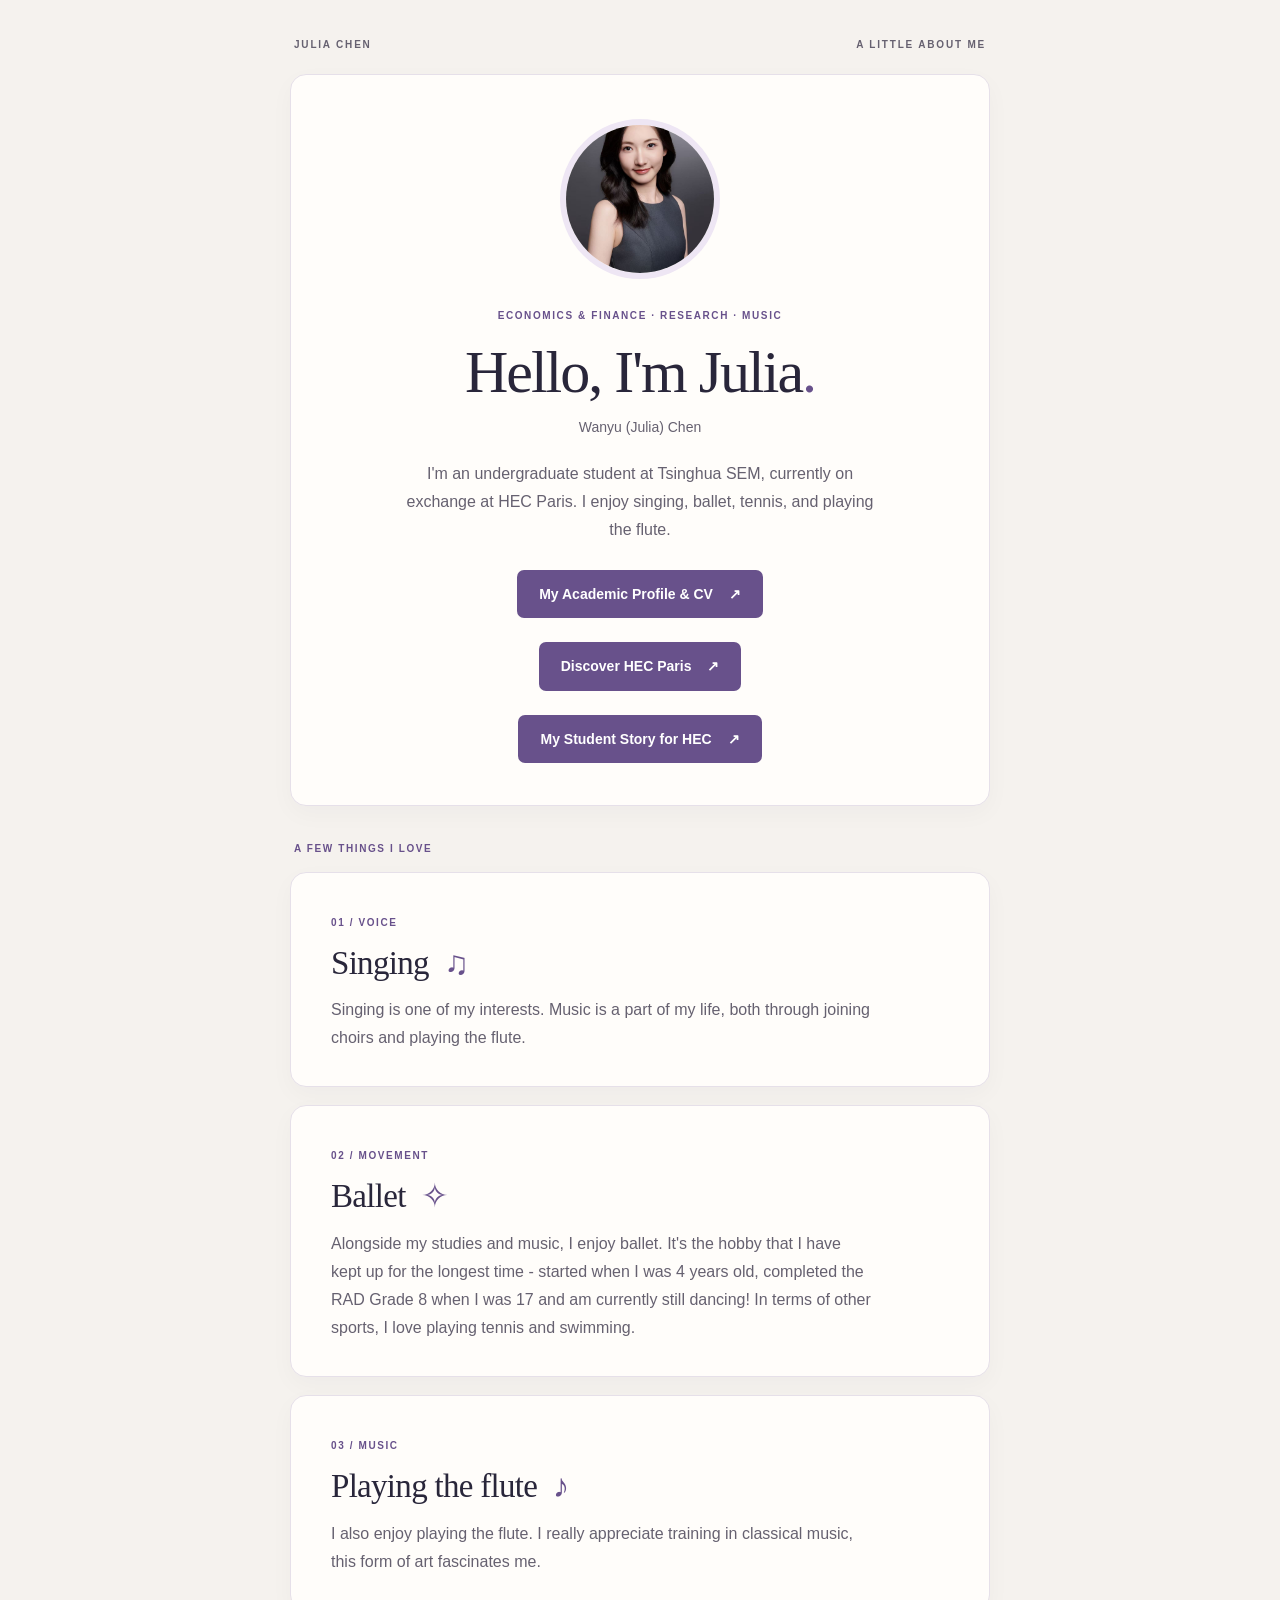
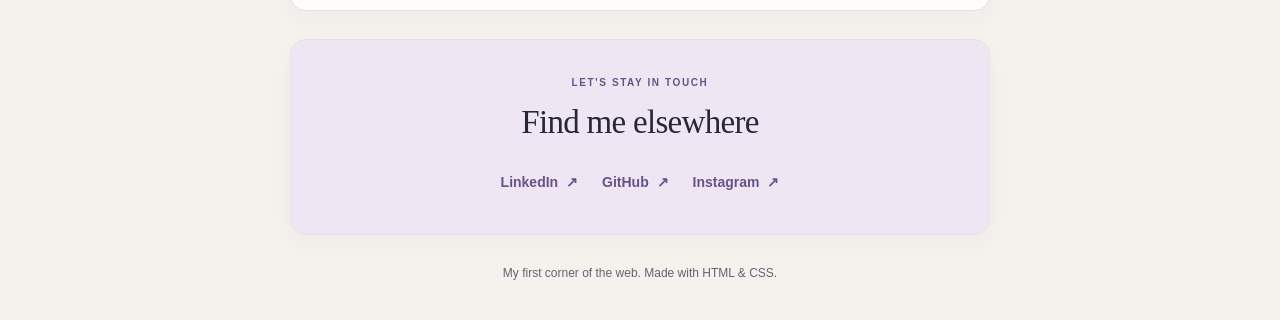
<file: index.html>
<!DOCTYPE html>
<html lang="en">
  <head>
    <meta charset="UTF-8">
    <meta name="viewport" content="width=device-width, initial-scale=1">
    <meta name="description" content="Meet Wanyu (Julia) Chen, a Tsinghua SEM undergraduate on exchange at HEC Paris, with a love of singing, ballet, tennis, and flute.">
    <title>Wanyu (Julia) Chen's profile</title>
    <link rel="stylesheet" href="style.css">
  </head>

  <body>
    <a class="skip-link" href="#introduction">Skip to my profile</a>

    <main class="container">
      <div class="page-label">
        <span>JULIA CHEN</span>
        <span>A LITTLE ABOUT ME</span>
      </div>


      <div class="card-white introduction" id="introduction">
        <header>
          <img
            class="img-circle"
            src="images/IMG_1484.JPG"
            alt="Wanyu (Julia) Chen"
            width="160"
            height="160"
          >
          <p class="eyebrow">ECONOMICS &amp; FINANCE · RESEARCH · MUSIC</p>
          <h1>Hello, I'm Julia<span class="accent">.</span></h1>
          <p class="full-name">Wanyu (Julia) Chen</p>
          <p class="bio">
            I'm an undergraduate student at Tsinghua SEM, currently on exchange at HEC Paris.
            I enjoy singing, ballet, tennis, and playing the flute.
          </p>
          <div class="profile-links">
            <a class="btn-purple" href="academic-profile/index.html">
              My Academic Profile &amp; CV <span aria-hidden="true">↗</span>
            </a>
            <a class="btn-purple" href="https://www.hec.edu/en" target="_blank" rel="noopener noreferrer">
              Discover HEC Paris <span aria-hidden="true">↗</span>
            </a>
            <a class="btn-purple" href="https://www.hec.edu/en/hec-academy/stories/wanyu-chen" target="_blank" rel="noopener noreferrer">
              My Student Story for HEC <span aria-hidden="true">↗</span>
            </a>
          </div>
        </header>
      </div>

      <p class="section-label">A FEW THINGS I LOVE</p>

      
      <div class="card-white interest-card">
        <section aria-labelledby="singing-title">
          <span class="interest-number" aria-hidden="true">01 / VOICE</span>
          <h2 id="singing-title">Singing <span aria-hidden="true">♫</span></h2>
          <p>Singing is one of my interests. Music is a part of my life, both through joining choirs and playing the flute.</p>
        </section>
      </div>

      <div class="card-white interest-card">
        <section aria-labelledby="ballet-title">
          <span class="interest-number" aria-hidden="true">02 / MOVEMENT</span>
          <h2 id="ballet-title">Ballet <span aria-hidden="true">✧</span></h2>
          <p>Alongside my studies and music, I enjoy ballet. It's the hobby that I have kept up for the longest time - started when I was 4 years old, completed the RAD Grade 8 when I was 17 and am currently still dancing! In terms of other sports, I love playing tennis and swimming.</p>
        </section>
      </div>

      <div class="card-white interest-card">
        <section aria-labelledby="flute-title">
          <span class="interest-number" aria-hidden="true">03 / MUSIC</span>
          <h2 id="flute-title">Playing the flute <span aria-hidden="true">♪</span></h2>
          <p>I also enjoy playing the flute. I really appreciate training in classical music, this form of art fascinates me.</p>
        </section>
      </div>

      <div class="card-white social-card">
        <footer>
          <p class="eyebrow">LET'S STAY IN TOUCH</p>
          <h2>Find me elsewhere</h2>
       
       
          <ul class="list-inline">
            <li>
              <a href="https://www.linkedin.com/in/wanyu-chen-858012271" target="_blank" rel="noopener noreferrer">
                LinkedIn <span aria-hidden="true">↗</span>
              </a>
            </li>
            <li>
              <a href="https://github.com/juliawychen-sudo" target="_blank" rel="noopener noreferrer">
                GitHub <span aria-hidden="true">↗</span>
              </a>
            </li>
            <li>
              <a href="https://www.instagram.com/wanyu.juliacc/" target="_blank" rel="noopener noreferrer">
                Instagram <span aria-hidden="true">↗</span>
              </a>
            </li>
          </ul>
        </footer>
      </div>

      <p class="page-note">My first corner of the web. Made with HTML &amp; CSS.</p>
    </main>
  </body>
</html>
</file>
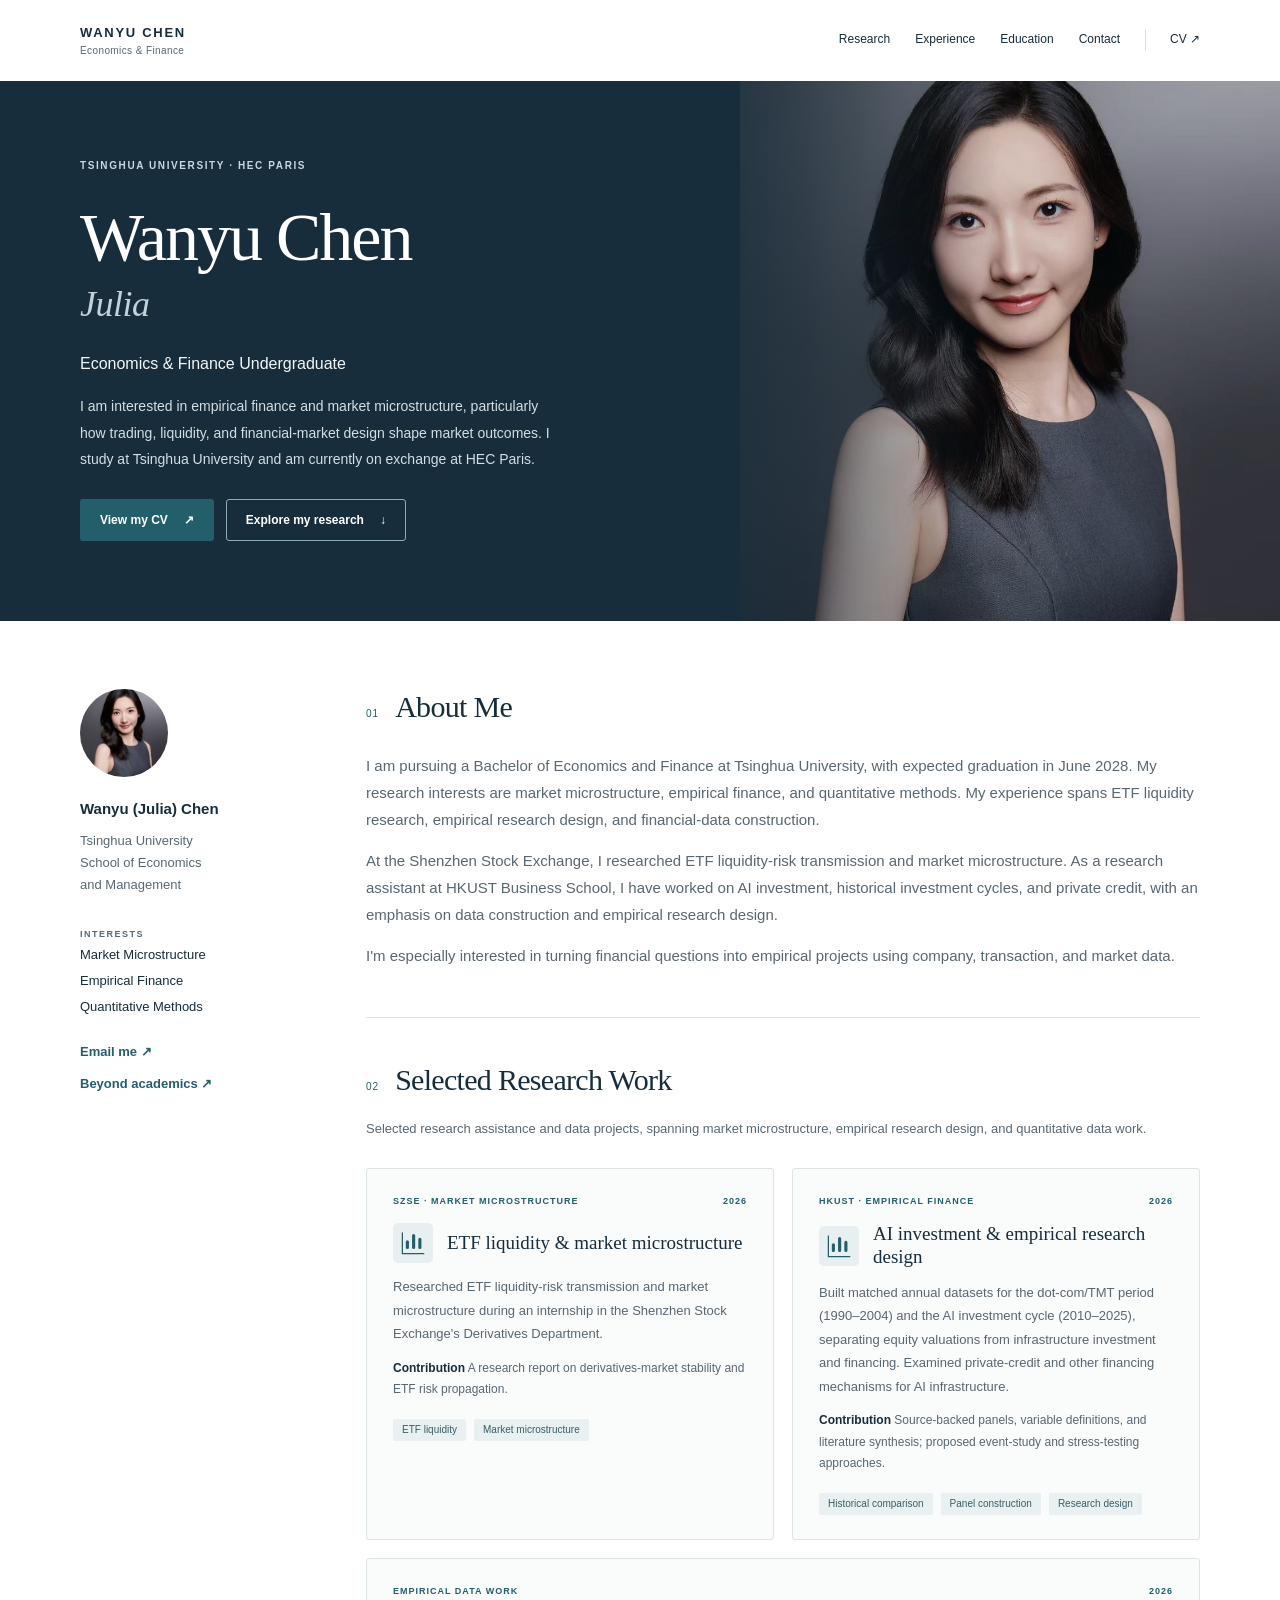
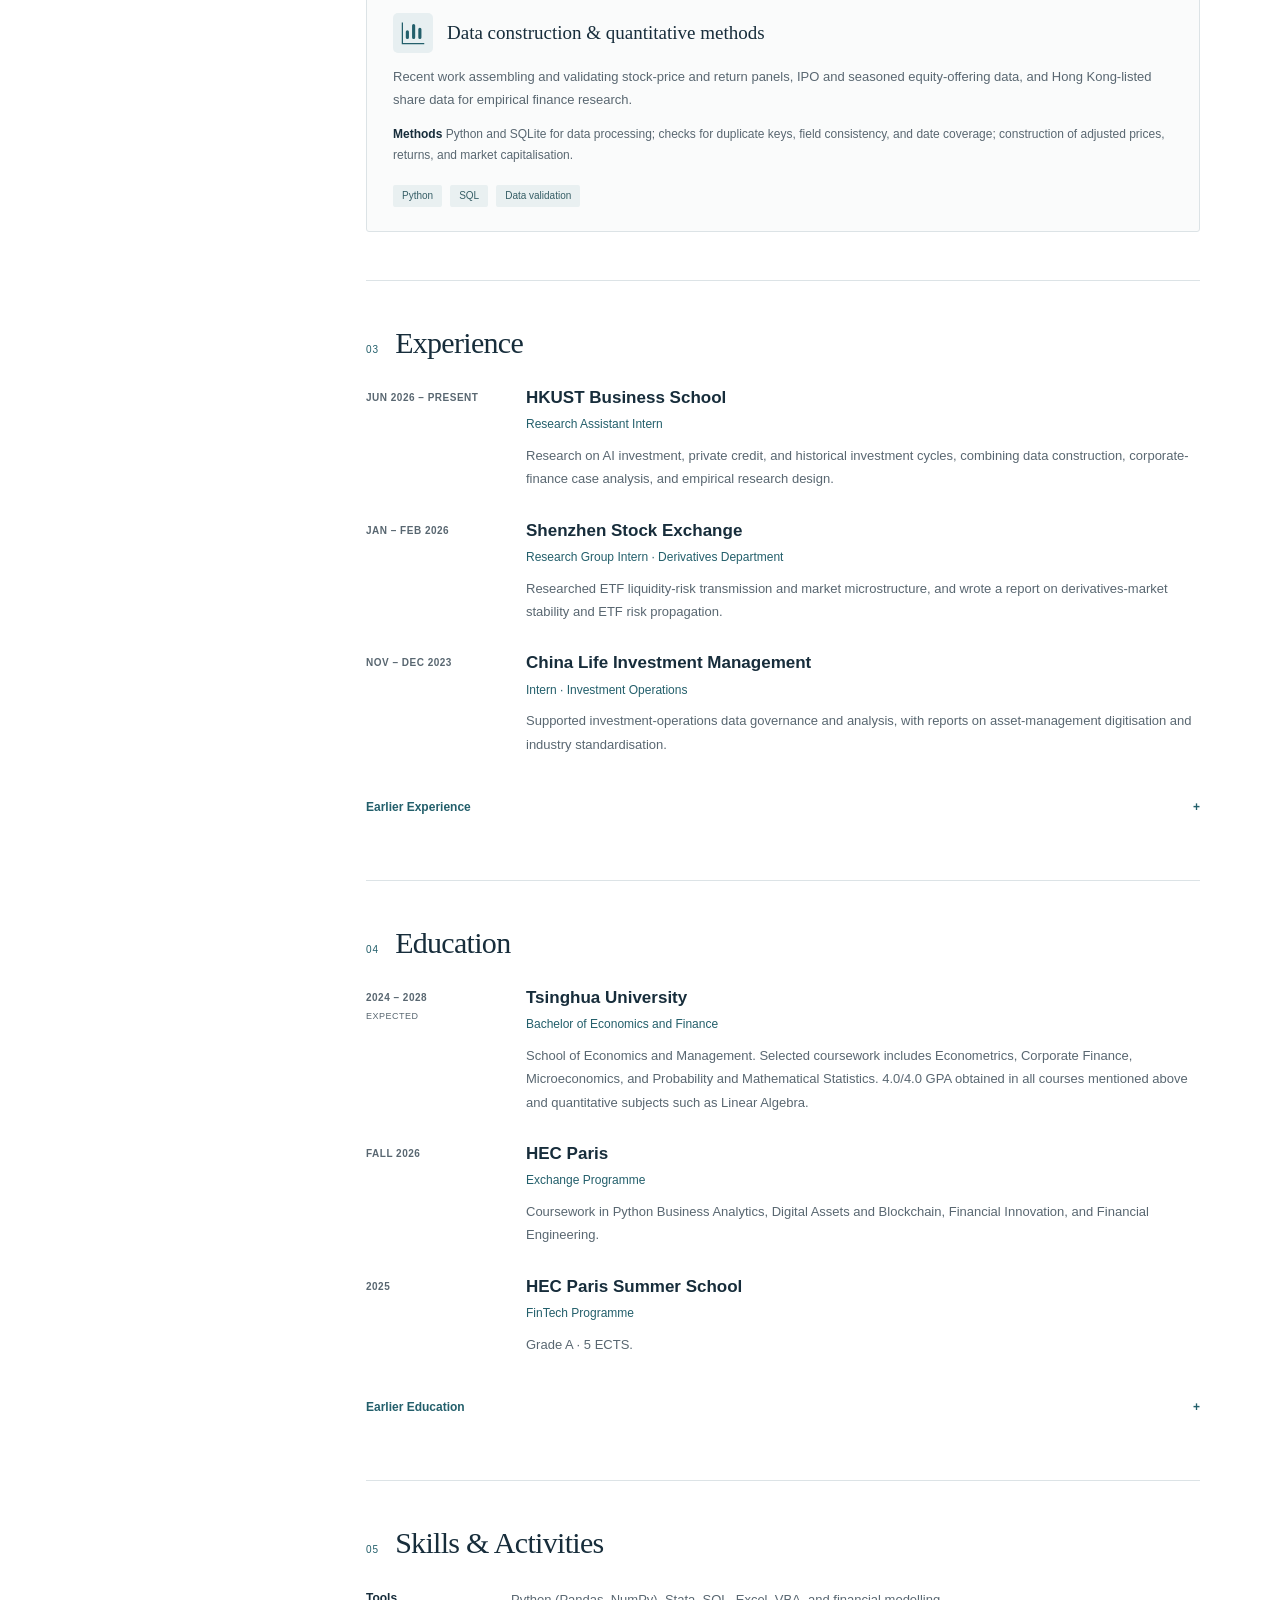
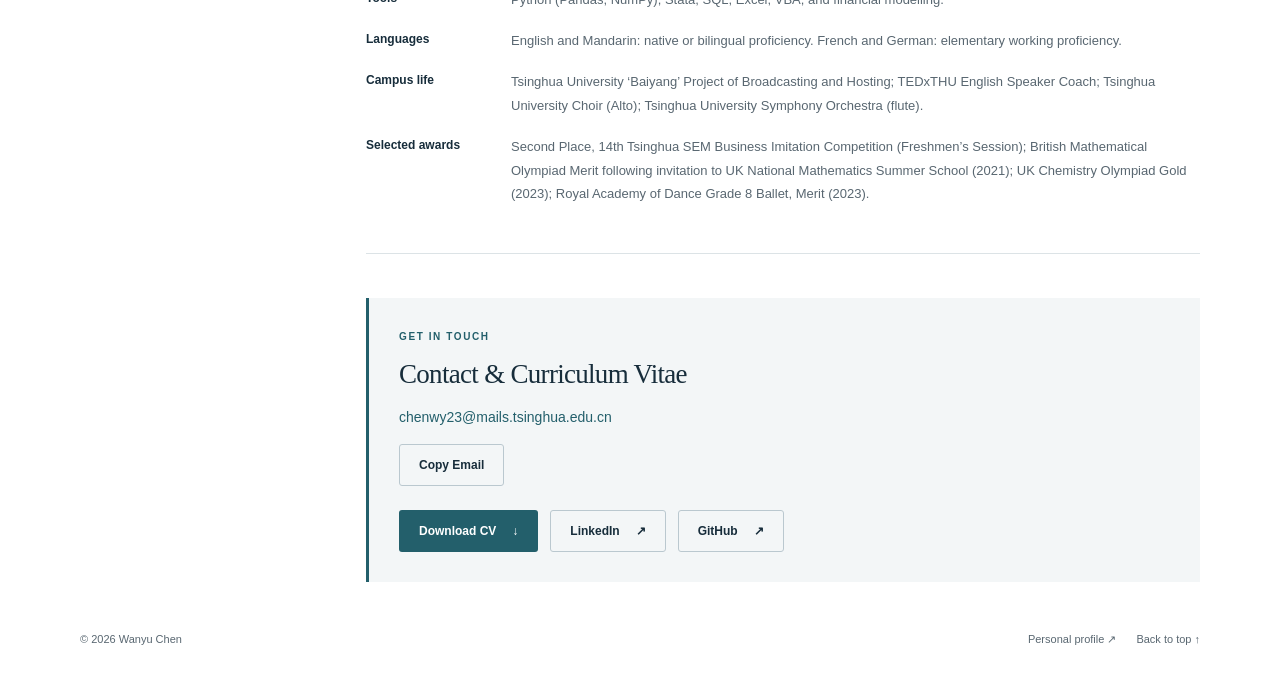
<file: academic-profile/index.html>
<!DOCTYPE html>
<html lang="en">
  <head>
    <meta charset="UTF-8">
    <meta name="viewport" content="width=device-width, initial-scale=1">
    <meta name="description" content="Wanyu (Julia) Chen: economics and finance undergraduate at Tsinghua University, on exchange at HEC Paris. Education, research experience, and CV.">
    <meta name="theme-color" content="#172d3b">
    <title>Wanyu Chen | Economics &amp; Finance</title>
    <link rel="stylesheet" href="css/style.css">
  </head>
  <body>
    <a class="skip-link" href="#main">Skip to content</a>

    <header class="site-header">
      <div class="container header-inner">
        <a class="wordmark" href="#about" aria-label="Wanyu Chen, home">WANYU CHEN<span>Economics &amp; Finance</span></a>
        <nav aria-label="Main navigation">
          <a href="#research">Research</a>
          <a href="#experience">Experience</a>
          <a href="#education">Education</a>
          <a href="#contact">Contact</a>
          <a class="nav-cv" href="documents/wanyu-chen-cv.pdf" target="_blank" rel="noopener">CV <span aria-hidden="true">↗</span></a>
        </nav>
      </div>
    </header>

    <main id="main">

      <section class="banner" id="about" aria-labelledby="page-title">
        <div class="container banner-inner">
          <div class="banner-copy">
            <p class="eyebrow">TSINGHUA UNIVERSITY · HEC PARIS</p>
            <h1 id="page-title">Wanyu Chen<span>Julia</span></h1>
            <p class="banner-role">Economics &amp; Finance Undergraduate</p>
            <p class="banner-bio">I am interested in empirical finance and market microstructure, particularly how trading, liquidity, and financial-market design shape market outcomes. I study at Tsinghua University and am currently on exchange at HEC Paris.</p>
            <div class="button-group">
              <a class="btn btn-primary" href="documents/wanyu-chen-cv.pdf" target="_blank" rel="noopener">View my CV <span aria-hidden="true">↗</span></a>
              <a class="btn btn-light" href="#research">Explore my research <span aria-hidden="true">↓</span></a>
            </div>
          </div>
        </div>
      </section>

      <div class="container content-layout">

        <aside class="profile-sidebar" aria-label="At a glance">
          <img class="avatar" src="images/portrait.jpg" alt="Wanyu Chen" width="88" height="88">
          <p class="sidebar-name">Wanyu (Julia) Chen</p>
          <p class="sidebar-detail">Tsinghua University<br>School of Economics<br>and Management</p>
          <p class="sidebar-label">INTERESTS</p>
          <ul class="plain-list interest-list">
            <li>Market Microstructure</li>
            <li>Empirical Finance</li>
            <li>Quantitative Methods</li>
          </ul>
          <a class="text-link sidebar-link" href="mailto:chenwy23@mails.tsinghua.edu.cn">Email me <span aria-hidden="true">↗</span></a>
          <a class="text-link sidebar-link" href="../index.html">Beyond academics <span aria-hidden="true">↗</span></a>
        </aside>

        <div class="main-column">
          <section class="section introduction" aria-labelledby="intro-title">
            <div class="section-heading"><span class="section-number">01</span><h2 id="intro-title">About Me</h2></div>
            <p>I am pursuing a Bachelor of Economics and Finance at Tsinghua University, with expected graduation in June 2028. My research interests are market microstructure, empirical finance, and quantitative methods. My experience spans ETF liquidity research, empirical research design, and financial-data construction.</p>
            <p>At the Shenzhen Stock Exchange, I researched ETF liquidity-risk transmission and market microstructure. As a research assistant at HKUST Business School, I have worked on AI investment, historical investment cycles, and private credit, with an emphasis on data construction and empirical research design.</p>
            <p>I'm especially interested in turning financial questions into empirical projects using company, transaction, and market data.</p>
          </section>

          <section class="section" id="research" aria-labelledby="research-title">
            <div class="section-heading"><span class="section-number">02</span><h2 id="research-title">Selected Research Work</h2></div>
            <p class="section-intro">Selected research assistance and data projects, spanning market microstructure, empirical research design, and quantitative data work.</p>
            <div class="project-list">
              <article class="project-card">
                <div class="project-meta"><span>SZSE · MARKET MICROSTRUCTURE</span><span>2026</span></div>
                <div class="project-card-heading"><img src="images/data-icon.svg" alt="" width="40" height="40"><h3>ETF liquidity &amp; market microstructure</h3></div>
                <p>Researched ETF liquidity-risk transmission and market microstructure during an internship in the Shenzhen Stock Exchange's Derivatives Department.</p>
                <p class="project-method"><strong>Contribution</strong> A research report on derivatives-market stability and ETF risk propagation.</p>
                <ul class="tags" aria-label="Topics"><li>ETF liquidity</li><li>Market microstructure</li></ul>
              </article>
              <article class="project-card">
                <div class="project-meta"><span>HKUST · EMPIRICAL FINANCE</span><span>2026</span></div>
                <div class="project-card-heading"><img src="images/data-icon.svg" alt="" width="40" height="40"><h3>AI investment &amp; empirical research design</h3></div>
                <p>Built matched annual datasets for the dot-com/TMT period (1990–2004) and the AI investment cycle (2010–2025), separating equity valuations from infrastructure investment and financing. Examined private-credit and other financing mechanisms for AI infrastructure.</p>
                <p class="project-method"><strong>Contribution</strong> Source-backed panels, variable definitions, and literature synthesis; proposed event-study and stress-testing approaches.</p>
                <ul class="tags" aria-label="Methods"><li>Historical comparison</li><li>Panel construction</li><li>Research design</li></ul>
              </article>
              <article class="project-card project-card-wide">
                <div class="project-meta"><span>EMPIRICAL DATA WORK</span><span>2026</span></div>
                <div class="project-card-heading"><img src="images/data-icon.svg" alt="" width="40" height="40"><h3>Data construction &amp; quantitative methods</h3></div>
                <p>Recent work assembling and validating stock-price and return panels, IPO and seasoned equity-offering data, and Hong Kong-listed share data for empirical finance research.</p>
                <p class="project-method"><strong>Methods</strong> Python and SQLite for data processing; checks for duplicate keys, field consistency, and date coverage; construction of adjusted prices, returns, and market capitalisation.</p>
                <ul class="tags" aria-label="Methods"><li>Python</li><li>SQL</li><li>Data validation</li></ul>
              </article>
            </div>
          </section>

          <section class="section" id="experience" aria-labelledby="experience-title">
            <div class="section-heading"><span class="section-number">03</span><h2 id="experience-title">Experience</h2></div>
            <article class="entry">
              <p class="entry-date">JUN 2026 – PRESENT</p>
              <div><h3>HKUST Business School</h3><p class="entry-role">Research Assistant Intern</p><p>Research on AI investment, private credit, and historical investment cycles, combining data construction, corporate-finance case analysis, and empirical research design.</p></div>
            </article>
            <article class="entry">
              <p class="entry-date">JAN – FEB 2026</p>
              <div><h3>Shenzhen Stock Exchange</h3><p class="entry-role">Research Group Intern · Derivatives Department</p><p>Researched ETF liquidity-risk transmission and market microstructure, and wrote a report on derivatives-market stability and ETF risk propagation.</p></div>
            </article>
            <article class="entry">
              <p class="entry-date">NOV – DEC 2023</p>
              <div><h3>China Life Investment Management</h3><p class="entry-role">Intern · Investment Operations</p><p>Supported investment-operations data governance and analysis, with reports on asset-management digitisation and industry standardisation.</p></div>
            </article>
            <details class="earlier-experience">
              <summary>Earlier Experience <span aria-hidden="true">+</span></summary>
              <article class="entry"><p class="entry-date">JUL – AUG 2022</p><div><h3>University of Manchester &amp; University of Durham</h3><p class="entry-role">Laboratory Summer Intern</p><p>Collected and analysed experimental data in biomedicine and chemistry, using Excel and statistical software.</p></div></article>
              <article class="entry"><p class="entry-date">JUL – AUG 2021</p><div><h3>Bank of China · London Branch</h3><p class="entry-role">Research Department Summer Intern</p><p>Assisted with data collection and processing, and produced seasonal ESG research reports.</p></div></article>
            </details>
          </section>

          <section class="section" id="education" aria-labelledby="education-title">
            <div class="section-heading"><span class="section-number">04</span><h2 id="education-title">Education</h2></div>
            <article class="entry"><p class="entry-date">2024 – 2028<br><span>EXPECTED</span></p><div><h3>Tsinghua University</h3><p class="entry-role">Bachelor of Economics and Finance</p><p>School of Economics and Management. Selected coursework includes Econometrics, Corporate Finance, Microeconomics, and Probability and Mathematical Statistics. 4.0/4.0 GPA obtained in all courses mentioned above and quantitative subjects such as Linear Algebra.</p></div></article>
            <article class="entry"><p class="entry-date">FALL 2026</p><div><h3>HEC Paris</h3><p class="entry-role">Exchange Programme</p><p>Coursework in Python Business Analytics, Digital Assets and Blockchain, Financial Innovation, and Financial Engineering.</p></div></article>
            <article class="entry"><p class="entry-date">2025</p><div><h3>HEC Paris Summer School</h3><p class="entry-role">FinTech Programme</p><p>Grade A · 5 ECTS.</p></div></article>
            <details class="earlier-education">
              <summary>Earlier Education <span aria-hidden="true">+</span></summary>
            <article class="entry"><p class="entry-date">2021 – 2023</p><div><h3>Wycombe Abbey School</h3><p class="entry-role">United Kingdom</p><p>A-levels: Mathematics, Further Mathematics, Biology, and Chemistry — all A*.</p></div></article>
            </details>
          </section>

          <section class="section" aria-labelledby="skills-title">
            <div class="section-heading"><span class="section-number">05</span><h2 id="skills-title">Skills &amp; Activities</h2></div>
            <dl class="skills-list">
              <div><dt>Tools</dt><dd>Python (Pandas, NumPy), Stata, SQL, Excel, VBA, and financial modelling.</dd></div>
              <div><dt>Languages</dt><dd>English and Mandarin: native or bilingual proficiency. French and German: elementary working proficiency.</dd></div>
              <div><dt>Campus life</dt><dd>Tsinghua University ‘Baiyang’ Project of Broadcasting and Hosting; TEDxTHU English Speaker Coach; Tsinghua University Choir (Alto); Tsinghua University Symphony Orchestra (flute).</dd></div>
              <div><dt>Selected awards</dt><dd>Second Place, 14th Tsinghua SEM Business Imitation Competition (Freshmen’s  Session); British Mathematical Olympiad Merit following invitation to UK National Mathematics Summer School (2021); UK Chemistry Olympiad Gold (2023); Royal Academy of Dance Grade 8 Ballet, Merit (2023).</dd></div>
            </dl>
          </section>

          <section class="contact-panel" id="contact" aria-labelledby="contact-title">
            <p class="eyebrow">GET IN TOUCH</p>
            <h2 id="contact-title">Contact &amp; Curriculum Vitae</h2>
            <a class="contact-email email" href="mailto:chenwy23@mails.tsinghua.edu.cn">chenwy23@mails.tsinghua.edu.cn</a>
            <div class="button-group contact-tools">
              <button class="btn btn-secondary copy-email" type="button" hidden>Copy Email</button>
            </div>
            <p class="copy-status" role="status"></p>
            <div class="button-group">
              <a class="btn btn-primary" href="documents/wanyu-chen-cv.pdf" download="Wanyu-Chen-CV.pdf">Download CV <span aria-hidden="true">↓</span></a>
              <a class="btn btn-secondary" href="https://www.linkedin.com/in/wanyu-chen-858012271" target="_blank" rel="noopener noreferrer">LinkedIn <span aria-hidden="true">↗</span></a>
              <a class="btn btn-secondary" href="https://github.com/juliawychen-sudo" target="_blank" rel="noopener noreferrer">GitHub <span aria-hidden="true">↗</span></a>
            </div>
          </section>

        </div>
      </div>
    </main>

    <footer class="site-footer container">
      <p>© 2026 Wanyu Chen</p>
      <div><a href="../index.html">Personal profile <span aria-hidden="true">↗</span></a><a href="#about">Back to top ↑</a></div>
    </footer>
    <script src="behavior.js"></script>
  </body>
</html>
</file>
<file: style.css>
/* Page colors and default text. */
:root {
  --background: #f5f2ee;
  --card: #fffdfa;
  --text: #29263a;
  --muted: #666170;
  --purple: #68518b;
  --border: #e6e0e9;
}

* {
  box-sizing: border-box;
}

body {
  margin: 0;
  background: var(--background);
  color: var(--text);
  font-family: Arial, Helvetica, sans-serif;
  font-size: 16px;
  line-height: 1.75;
}

h1,
h2 {
  font-family: Georgia, "Times New Roman", serif;
  font-weight: 400;
  line-height: 1.15;
}

h1 {
  margin: 14px 0 8px;
  font-size: 60px;
  letter-spacing: -2px;
}

h2 {
  margin: 10px 0 14px;
  font-size: 33px;
  letter-spacing: -0.7px;
}

p {
  margin: 0;
}

a {
  color: var(--purple);
  text-decoration: none;
}

a:hover {
  text-decoration: underline;
  text-underline-offset: 5px;
}

a:focus-visible {
  outline: 3px solid var(--purple);
  outline-offset: 5px;
}

/* A centered container keeps the cards together. */
.container {
  width: 700px;
  max-width: calc(100% - 40px);
  margin: 36px auto;
}

.page-label {
  display: flex;
  justify-content: space-between;
  gap: 16px;
  margin: 0 4px 20px;
  color: var(--muted);
  font-size: 10px;
  font-weight: 700;
  letter-spacing: 1.8px;
}

/* One shared class gives every card the same basic design. */
.card-white {
  margin-bottom: 18px;
  padding: 34px 40px;
  background: var(--card);
  border: 1px solid var(--border);
  border-radius: 16px;
  box-shadow: 0 8px 24px rgb(41 38 58 / 3%);
}

.introduction {
  padding: 44px 44px 42px;
  text-align: center;
}

.img-circle {
  display: block;
  width: 160px;
  height: 160px;
  margin: 0 auto 28px;
  object-fit: cover;
  border: 6px solid #eee6f4;
  border-radius: 50%;
}

.eyebrow,
.section-label,
.interest-number {
  color: var(--purple);
  font-size: 10px;
  font-weight: 700;
  letter-spacing: 1.6px;
}

.accent {
  color: var(--purple);
}

.full-name {
  color: var(--muted);
  font-size: 14px;
}

.bio {
  max-width: 480px;
  margin: 20px auto 26px;
  color: var(--muted);
}

/* Stack the introduction links with space between them. */
.profile-links {
  display: flex;
  flex-direction: column;
  align-items: center;
  gap: 24px;
}

.btn-purple {
  display: inline-block;
  padding: 12px 22px;
  background: var(--purple);
  color: white;
  border-radius: 7px;
  font-size: 14px;
  font-weight: 700;
  transition: background-color 150ms ease;
}

.btn-purple:hover {
  background: #503969;
  text-decoration: none;
}

.btn-purple span {
  margin-left: 12px;
}

.section-label {
  margin: 34px 4px 14px;
}

.interest-card p {
  max-width: 540px;
  color: var(--muted);
}

.interest-card h2 span {
  margin-left: 8px;
  color: var(--purple);
}

.social-card {
  margin-top: 28px;
  background: #eee7f3;
  text-align: center;
}

.social-card h2 {
  margin: 12px 0 22px;
}

.list-inline {
  display: flex;
  flex-wrap: wrap;
  justify-content: center;
  gap: 12px 24px;
  margin: 0;
  padding: 0;
  list-style: none;
}

.list-inline a {
  display: inline-block;
  padding: 6px 0;
  font-size: 14px;
  font-weight: 700;
}

.list-inline span {
  margin-left: 4px;
}

.page-note {
  margin-top: 28px;
  color: var(--muted);
  font-size: 12px;
  text-align: center;
}

.skip-link {
  position: absolute;
  top: -100px;
  left: 20px;
  z-index: 1;
  padding: 8px 16px;
  background: var(--card);
}

.skip-link:focus {
  top: 12px;
}

/* Media queries adjust the layout for tablets and phones. */
@media (max-width: 760px) {
  .container {
    width: 560px;
    margin-top: 26px;
  }

  h1 {
    font-size: 50px;
  }
}

@media (max-width: 480px) {
  .container {
    width: 100%;
    max-width: calc(100% - 28px);
    margin-top: 20px;
  }

  .page-label {
    font-size: 8px;
    letter-spacing: 1px;
  }

  .card-white {
    padding: 28px 24px;
  }

  .introduction {
    padding-top: 32px;
  }

  h1 {
    font-size: 42px;
    letter-spacing: -1.5px;
  }

  h2 {
    font-size: 29px;
  }

  .eyebrow {
    font-size: 9px;
    letter-spacing: 1.1px;
  }

  .img-circle {
    width: 140px;
    height: 140px;
  }

  .list-inline {
    gap: 8px 16px;
  }
}
</file>
<file: academic-profile/css/style.css>
/* One stylesheet in HTML; component files are imported here. */
@import url("components/container.css");
@import url("components/avatar.css");
@import url("components/button.css");
@import url("components/banner.css");
@import url("components/navigation.css");
@import url("components/section.css");
@import url("components/card.css");
@import url("components/footer.css");

:root {
  --ink: #172d3b;
  --muted: #596771;
  --accent: #235f6b;
  --paper: #ffffff;
  --soft: #f3f6f7;
  --line: #dce3e6;
}

* { box-sizing: border-box; }
[hidden] { display: none !important; }
html { scroll-behavior: smooth; scroll-padding-top: 28px; }
body { margin: 0; color: var(--ink); background: var(--paper); font-family: Arial, Helvetica, sans-serif; font-size: 15px; line-height: 1.8; }
h1, h2, h3, p { margin: 0; }
h1, h2, h3 { line-height: 1.2; }
h1, h2 { font-family: Georgia, "Times New Roman", serif; font-weight: 400; }
h2 { font-size: 30px; letter-spacing: -0.7px; }
h3 { font-size: 17px; font-weight: 600; }
a { color: var(--accent); text-decoration: none; text-underline-offset: 4px; }
a:hover { text-decoration: underline; }
a:focus-visible, summary:focus-visible { outline: 3px solid #b47431; outline-offset: 5px; }
p + p { margin-top: 14px; }
.eyebrow { font-size: 10px; font-weight: 700; letter-spacing: 1.6px; }
.plain-list { margin: 0; padding: 0; list-style: none; }
.text-link { font-size: 13px; font-weight: 600; }
.skip-link { position: absolute; left: 16px; top: -100px; z-index: 10; padding: 10px 18px; background: white; }
.skip-link:focus { top: 10px; }
@media (prefers-reduced-motion: reduce) { html { scroll-behavior: auto; } }
@media (max-width: 600px) { body { font-size: 14px; } h2 { font-size: 27px; } }
</file>
